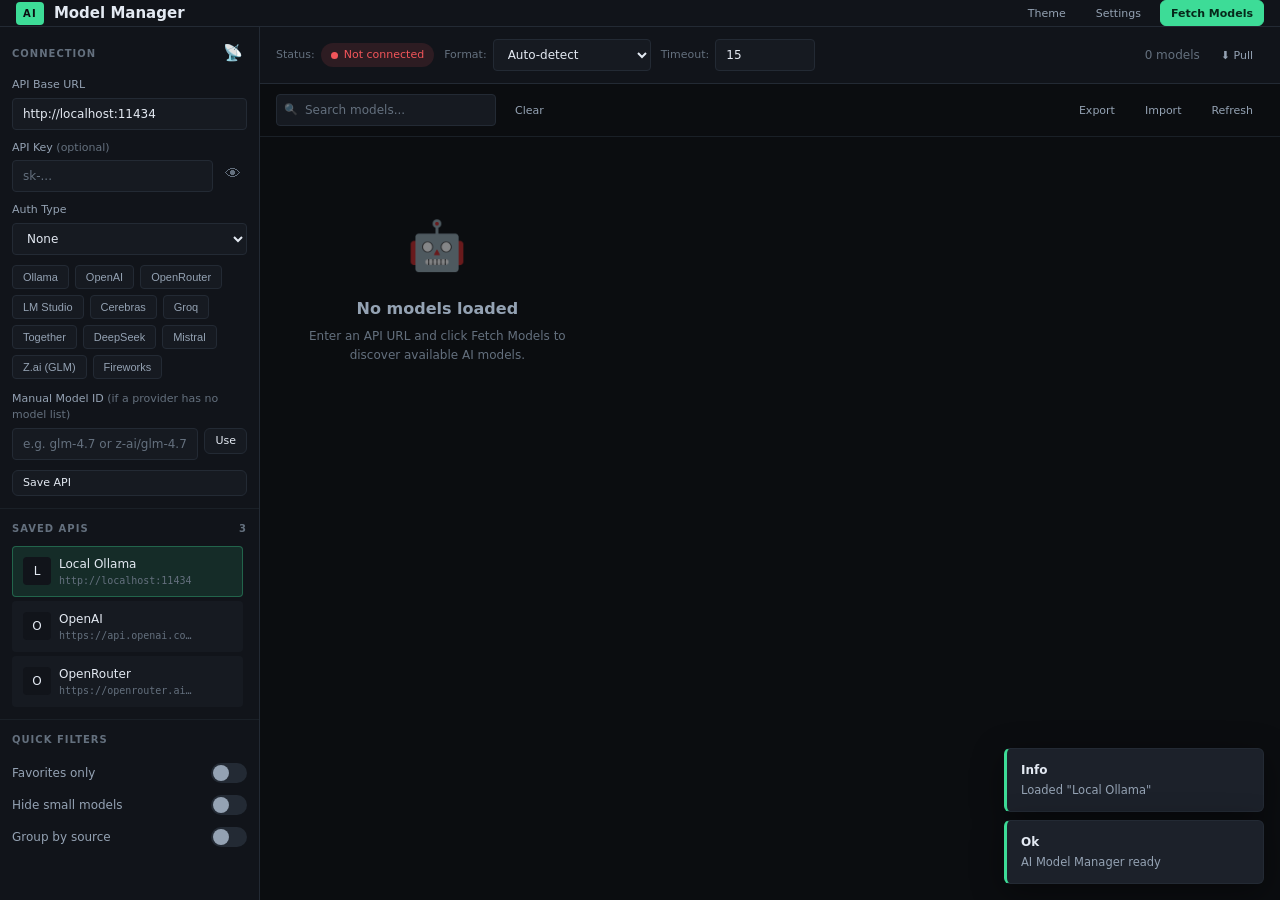
<file: static/ai_model_manager.html>
<!DOCTYPE html>
<html lang="en">
<head>
<meta charset="UTF-8">
<meta name="viewport" content="width=device-width, initial-scale=1.0, maximum-scale=1.0, user-scalable=no">
<title>AI Model Manager</title>
<style>
:root {
  --bg: #0b0d10; --surface: #11141a; --elev: #161a21; --elev2: #1c212a;
  --line: #232a34; --line-soft: #1a2027; --text: #e3e9f2;
  --text-dim: #94a2b3; --text-mute: #64707e; --primary: #3ddc97;
  --primary-soft: rgba(61,220,151,0.12); --primary-line: rgba(61,220,151,0.32);
  --warn: #f0a742; --warn-soft: rgba(240,167,66,0.12);
  --danger: #f2555a; --danger-soft: rgba(242,85,90,0.12);
  --info: #5b8def; --info-soft: rgba(91,141,239,0.12);
  --r-sm: 4px; --r-md: 6px; --r-lg: 10px;
  --font-ui: 'Segoe UI',system-ui,-apple-system,sans-serif;
  --font-mono: 'JetBrains Mono','SF Mono',Consolas,monospace;
  --fast: 140ms ease;
}
* { box-sizing: border-box; margin: 0; padding: 0; }
html,body { min-height: 100dvh; background: var(--bg); color: var(--text); font-family: var(--font-ui); font-size: 13px; line-height: 1.5; }
::-webkit-scrollbar { width: 8px; height: 8px; }
::-webkit-scrollbar-track { background: transparent; }
::-webkit-scrollbar-thumb { background: #2a323d; border-radius: 4px; }
::-webkit-scrollbar-thumb:hover { background: #3a4553; }

.app { display: grid; grid-template-areas: "title title" "sidebar main"; grid-template-columns: 260px minmax(0,1fr); grid-template-rows: auto 1fr; min-height: 100dvh; }

.titlebar { grid-area: title; display: flex; align-items: center; justify-content: space-between; padding: 0 16px; background: var(--surface); border-bottom: 1px solid var(--line); gap: 12px; }
.titlebar__brand { display: flex; align-items: center; gap: 10px; }
.brand-badge { font-size: 10px; font-weight: 700; letter-spacing: .12em; color: var(--bg); background: var(--primary); padding: 4px 7px; border-radius: var(--r-sm); }
.titlebar h1 { font-size: 15px; font-weight: 600; }
.titlebar__actions { display: flex; align-items: center; gap: 8px; }

.btn { display: inline-flex; align-items: center; gap: 6px; height: 30px; padding: 0 14px; border: 1px solid var(--line); border-radius: var(--r-md); background: var(--elev); color: var(--text); font-family: var(--font-ui); font-size: 12px; font-weight: 500; cursor: pointer; transition: all var(--fast); white-space: nowrap; }
.btn:hover:not(:disabled) { background: var(--elev2); border-color: #2e3742; }
.btn:disabled { opacity: .4; cursor: not-allowed; }
.btn--primary { background: var(--primary); border-color: var(--primary); color: #06281a; font-weight: 600; }
.btn--primary:hover:not(:disabled) { background: #58e6a9; border-color: #58e6a9; }
.btn--danger { color: var(--danger); border-color: rgba(242,85,90,.34); background: var(--danger-soft); }
.btn--ghost { background: transparent; border-color: transparent; color: var(--text-dim); }
.btn--ghost:hover:not(:disabled) { background: var(--elev); color: var(--text); }
.btn--sm { height: 26px; padding: 0 10px; font-size: 11px; }
.btn--xs { height: 22px; padding: 0 8px; font-size: 10px; }

.icon-btn { display: inline-flex; align-items: center; justify-content: center; width: 28px; height: 28px; border: 0; border-radius: var(--r-sm); background: transparent; color: var(--text-mute); cursor: pointer; font-size: 16px; line-height: 1; transition: all var(--fast); }
.icon-btn:hover { background: var(--elev2); color: var(--text); }

.sidebar { grid-area: sidebar; display: flex; flex-direction: column; background: var(--surface); border-right: 1px solid var(--line); }
.sidebar__section { padding: 12px; border-bottom: 1px solid var(--line-soft); }
.sidebar__section:last-child { border-bottom: 0; flex: 1; }
.sidebar__title { font-size: 10px; font-weight: 700; letter-spacing: .1em; text-transform: uppercase; color: var(--text-mute); margin-bottom: 10px; display: flex; align-items: center; justify-content: space-between; }

.field { margin-bottom: 10px; }
.field__label { display: block; font-size: 11px; color: var(--text-dim); margin-bottom: 4px; }
.field__hint { font-size: 10px; color: var(--text-mute); margin-top: 2px; }

input[type="text"],input[type="password"],input[type="number"],select,textarea { width: 100%; height: 32px; padding: 0 10px; border: 1px solid var(--line); border-radius: var(--r-sm); background: var(--elev); color: var(--text); font-family: var(--font-ui); font-size: 12px; outline: none; transition: border-color var(--fast); }
input:focus,select:focus,textarea:focus { border-color: var(--primary-line); }
input::placeholder { color: var(--text-mute); }
textarea { height: auto; min-height: 60px; padding: 8px 10px; resize: vertical; font-family: var(--font-mono); font-size: 11px; line-height: 1.5; }
select { cursor: pointer; } select option { background: var(--elev); color: var(--text); }

.switch { display: flex; align-items: center; justify-content: space-between; gap: 8px; padding: 6px 0; cursor: pointer; }
.switch__label { font-size: 12px; color: var(--text-dim); }
.switch__track { position: relative; width: 36px; height: 20px; background: var(--line); border-radius: 10px; transition: background var(--fast); flex-shrink: 0; }
.switch__thumb { position: absolute; top: 2px; left: 2px; width: 16px; height: 16px; background: var(--text-dim); border-radius: 50%; transition: all var(--fast); }
.switch input { display: none; }
.switch input:checked + .switch__track { background: var(--primary-soft); }
.switch input:checked + .switch__track .switch__thumb { left: 18px; background: var(--primary); }

.color-row { display: flex; align-items: center; gap: 8px; margin-bottom: 8px; }
.color-row input[type="color"] { width: 36px; height: 28px; padding: 0; border: 1px solid var(--line); border-radius: var(--r-sm); background: transparent; cursor: pointer; }
.color-row span { font-family: var(--font-mono); font-size: 11px; color: var(--text-mute); }

.api-list { display: flex; flex-direction: column; gap: 4px; }
.sidebar__section::-webkit-scrollbar { width: 6px; }
.sidebar__section::-webkit-scrollbar-track { background: transparent; }
.sidebar__section::-webkit-scrollbar-thumb { background: var(--line); border-radius: 3px; }
.sidebar__section::-webkit-scrollbar-thumb:hover { background: var(--text-dim); }
.api-item { display: flex; align-items: center; gap: 8px; padding: 8px 10px; border-radius: var(--r-sm); background: var(--elev); border: 1px solid transparent; cursor: pointer; transition: all var(--fast); }
.api-item:hover { background: var(--elev2); border-color: var(--line); }
.api-item.is-active { background: var(--primary-soft); border-color: var(--primary-line); }
.api-item__icon { width: 28px; height: 28px; border-radius: var(--r-sm); background: var(--surface); display: flex; align-items: center; justify-content: center; font-size: 12px; flex-shrink: 0; }
.api-item__info { flex: 1; min-width: 0; }
.api-item__name { font-size: 12px; font-weight: 500; color: var(--text); white-space: nowrap; overflow: hidden; text-overflow: ellipsis; }
.api-item__url { font-family: var(--font-mono); font-size: 10px; color: var(--text-mute); white-space: nowrap; overflow: hidden; text-overflow: ellipsis; }
.api-item__delete { opacity: 0; transition: opacity var(--fast); color: var(--danger); }
.api-item:hover .api-item__delete { opacity: 1; }

.main { grid-area: main; display: flex; flex-direction: column; }

.conn-bar { display: flex; align-items: center; gap: 10px; padding: 12px 16px; background: var(--surface); border-bottom: 1px solid var(--line); flex-wrap: wrap; }
.conn-bar__field { display: flex; align-items: center; gap: 6px; }
.conn-bar__field label { font-size: 11px; color: var(--text-mute); white-space: nowrap; }
.conn-bar__field input,.conn-bar__field select { width: auto; min-width: 100px; max-width: 100%; }
.conn-bar__field input.url-input { min-width: 260px; }
.conn-bar__spacer { flex: 1; }

.status-pill { display: inline-flex; align-items: center; gap: 6px; padding: 4px 10px; border-radius: 999px; font-size: 11px; font-weight: 500; }
.status-pill--ok { background: var(--primary-soft); color: var(--primary); }
.status-pill--err { background: var(--danger-soft); color: var(--danger); }
.status-pill--warn { background: var(--warn-soft); color: var(--warn); }
.status-dot { width: 7px; height: 7px; border-radius: 50%; background: currentColor; }
.status-dot--pulse { animation: pulse 1.1s ease-in-out infinite; }
@keyframes pulse { 0%,100% { opacity: 1; } 50% { opacity: .3; } }

.toolbar { display: flex; align-items: center; justify-content: space-between; padding: 10px 16px; border-bottom: 1px solid var(--line-soft); gap: 10px; }
.toolbar__left,.toolbar__right { display: flex; align-items: center; gap: 8px; }
.search-box { position: relative; }
.search-box input { width: 220px; padding-left: 28px; }
.search-box::before { content: "🔍"; position: absolute; left: 8px; top: 50%; transform: translateY(-50%); font-size: 11px; opacity: .5; }

.model-grid { padding: 12px 16px; display: grid; grid-template-columns: repeat(auto-fill, minmax(240px, 1fr)); gap: 10px; align-content: start; }

.model-card { background: var(--surface); border: 1px solid var(--line); border-radius: var(--r-md); padding: 14px; cursor: pointer; transition: all var(--fast); position: relative; overflow: hidden; }
.model-card:hover { border-color: var(--primary-line); background: var(--elev); }
.model-card.is-selected { border-color: var(--primary); background: var(--primary-soft); }
.model-card.is-favorite::before { content: "★"; position: absolute; top: 8px; right: 10px; color: var(--warn); font-size: 14px; }
.model-card__header { display: flex; align-items: flex-start; gap: 10px; margin-bottom: 10px; }
.model-card__icon { width: 36px; height: 36px; border-radius: var(--r-sm); background: var(--elev); display: flex; align-items: center; justify-content: center; font-size: 16px; flex-shrink: 0; }
.model-card__title { flex: 1; min-width: 0; }
.model-card__name { font-size: 13px; font-weight: 600; color: var(--text); white-space: nowrap; overflow: hidden; text-overflow: ellipsis; }
.model-card__id { font-family: var(--font-mono); font-size: 10px; color: var(--text-mute); margin-top: 2px; white-space: nowrap; overflow: hidden; text-overflow: ellipsis; }
.model-card__tags { display: flex; flex-wrap: wrap; gap: 4px; margin-bottom: 10px; }
.tag { padding: 2px 8px; border-radius: 999px; font-size: 10px; font-weight: 500; }
.tag--size { background: var(--info-soft); color: var(--info); }
.tag--family { background: var(--primary-soft); color: var(--primary); }
.tag--source { background: var(--elev2); color: var(--text-dim); }
.tag--ctx { background: rgba(91, 141, 239, 0.12); color: var(--info); }
.tag--ram { background: var(--elev2); color: var(--text-dim); }
.tag--ram-ok { background: rgba(61, 220, 151, 0.12); color: var(--primary); }
.tag--ram-warn { background: var(--warn-soft); color: var(--warn); }
.model-card__actions { display: flex; gap: 6px; opacity: 0; transition: opacity var(--fast); }
.model-card:hover .model-card__actions { opacity: 1; }

.empty-state { display: flex; flex-direction: column; align-items: center; justify-content: center; padding: 60px 20px; color: var(--text-mute); text-align: center; }
.empty-state__icon { font-size: 48px; margin-bottom: 16px; opacity: .5; }
.empty-state__title { font-size: 16px; font-weight: 600; color: var(--text-dim); margin-bottom: 6px; }
.empty-state__desc { font-size: 12px; max-width: 300px; line-height: 1.6; }

.modal-overlay { position: fixed; inset: 0; background: rgba(0,0,0,.6); display: flex; align-items: center; justify-content: center; z-index: 100; opacity: 0; pointer-events: none; transition: opacity var(--fast); }
.modal-overlay.is-open { opacity: 1; pointer-events: auto; }
.modal { background: var(--surface); border: 1px solid var(--line); border-radius: var(--r-lg); width: 90%; max-width: 520px; max-height: 85vh; overflow: hidden; display: flex; flex-direction: column; box-shadow: 0 24px 64px rgba(0,0,0,.5); transform: translateY(12px); transition: transform var(--fast); }
.modal-overlay.is-open .modal { transform: translateY(0); }
.modal__header { display: flex; align-items: center; justify-content: space-between; padding: 14px 18px; border-bottom: 1px solid var(--line-soft); }
.modal__header h3 { font-size: 14px; font-weight: 600; }
.modal__body { padding: 16px 18px; overflow-y: auto; flex: 1; }
.modal__footer { display: flex; justify-content: flex-end; gap: 8px; padding: 12px 18px; border-top: 1px solid var(--line-soft); }

.toasts { position: fixed; right: 16px; bottom: 16px; z-index: 200; display: flex; flex-direction: column; gap: 8px; pointer-events: none; }
.toast { min-width: 260px; max-width: 380px; padding: 12px 14px; border-radius: var(--r-md); background: var(--elev2); border: 1px solid var(--line); border-left: 3px solid var(--primary); box-shadow: 0 8px 32px rgba(0,0,0,.4); pointer-events: auto; animation: toastIn 200ms ease; }
.toast--error { border-left-color: var(--danger); }
.toast--warn { border-left-color: var(--warn); }
@keyframes toastIn { from { opacity: 0; transform: translateX(16px); } to { opacity: 1; transform: none; } }
.toast__title { font-size: 12px; font-weight: 600; color: var(--text); margin-bottom: 3px; }
.toast__body { font-size: 11.5px; color: var(--text-dim); line-height: 1.5; }

.selected-bar { display: flex; align-items: center; gap: 12px; padding: 10px 16px; background: var(--primary-soft); border-top: 1px solid var(--primary-line); flex-wrap: wrap; }
.selected-bar__label { font-size: 11px; color: var(--primary); font-weight: 600; }
.selected-bar__name { flex: 1; font-family: var(--font-mono); font-size: 12px; color: var(--text); white-space: nowrap; overflow: hidden; text-overflow: ellipsis; }

.settings-tabs { display: flex; gap: 2px; margin-bottom: 12px; border-bottom: 1px solid var(--line-soft); padding-bottom: 8px; }
.settings-tab { padding: 6px 12px; border-radius: var(--r-sm); font-size: 11px; font-weight: 600; color: var(--text-mute); cursor: pointer; transition: all var(--fast); border: 0; background: transparent; }
.settings-tab:hover { color: var(--text-dim); background: var(--elev); }
.settings-tab.is-active { color: var(--primary); background: var(--primary-soft); }
.settings-panel { display: none; }
.settings-panel.is-active { display: block; }

.preset-row { display: flex; flex-wrap: wrap; gap: 6px; margin-bottom: 12px; }
.preset-btn { padding: 5px 10px; border-radius: var(--r-sm); border: 1px solid var(--line); background: var(--elev); color: var(--text-dim); font-size: 11px; cursor: pointer; transition: all var(--fast); }
.preset-btn:hover { border-color: var(--primary-line); color: var(--text); }

@media (max-width: 900px) {
  .app { grid-template-columns: 1fr; grid-template-areas: "title" "main"; }
  .sidebar { position: fixed; left: 0; top: 48px; bottom: 0; width: 260px; z-index: 50; transform: translateX(-100%); transition: transform var(--fast); border-right: 1px solid var(--line); overflow-y: auto; }
  .sidebar.is-open { transform: translateX(0); }
  .titlebar { position: sticky; top: 0; z-index: 60; }
}
@media (max-width: 600px) {
  .app { grid-template-columns: 1fr; grid-template-areas: "title" "main"; }
  .titlebar h1 { font-size: 13px; }
  .brand-badge { font-size: 9px; padding: 3px 5px; }
  .conn-bar { flex-direction: column; align-items: stretch; gap: 8px; padding: 10px 12px; }
  .conn-bar__field { justify-content: space-between; }
  .conn-bar__field input.url-input { min-width: 0; width: 100%; }
  .toolbar { flex-direction: column; align-items: stretch; gap: 8px; }
  .toolbar__left, .toolbar__right { justify-content: space-between; }
  .search-box input { width: 100%; }
  .model-grid { grid-template-columns: 1fr; padding: 10px 12px; }
  .modal { width: 95%; max-width: 95%; }
  .selected-bar { flex-wrap: wrap; gap: 6px; }
  .preset-row { justify-content: center; }
  .preset-btn { font-size: 10px; padding: 4px 8px; }
}

@keyframes fadeIn { from { opacity: 0; } to { opacity: 1; } }
.model-card { animation: fadeIn 160ms ease; }
</style>
</head>
<body>

<div class="app" id="app">
  <header class="titlebar">
    <div class="titlebar__brand">
      <span class="brand-badge">AI</span>
      <h1>Model Manager</h1>
    </div>
    <div class="titlebar__actions">
      <button class="icon-btn" id="btn-sidebar-toggle" title="Menu" style="display:none;">☰</button>
      <button class="btn btn--ghost btn--sm" id="btn-theme">Theme</button>
      <button class="btn btn--ghost btn--sm" id="btn-settings">Settings</button>
      <button class="btn btn--primary btn--sm" id="btn-fetch">Fetch Models</button>
    </div>
  </header>

  <aside class="sidebar" id="sidebar">
    <div class="sidebar__section">
      <div class="sidebar__title">
        <span>Connection</span>
        <button class="icon-btn" id="btn-test" title="Test">📡</button>
      </div>
      <div class="field">
        <label class="field__label">API Base URL</label>
        <input type="text" id="api-url" placeholder="http://localhost:11434" autocomplete="off">
      </div>
      <div class="field">
        <label class="field__label">API Key <span style="color:var(--text-mute)">(optional)</span></label>
        <div style="display:flex;gap:6px;">
          <input type="password" id="api-key" placeholder="sk-..." style="flex:1;">
          <button class="icon-btn" id="btn-toggle-key" title="Show">👁</button>
        </div>
      </div>
      <div class="field">
        <label class="field__label">Auth Type</label>
        <select id="auth-type">
          <option value="None">None</option>
          <option value="Bearer">Bearer Token</option>
          <option value="Basic">Basic Auth</option>
          <option value="X-API-Key">X-API-Key Header</option>
        </select>
      </div>
      <div class="preset-row">
        <button class="preset-btn" data-url="http://localhost:11434" data-auth="None" data-note="Local Ollama. Fetch Models lists what you've pulled.">Ollama</button>
        <button class="preset-btn" data-url="https://api.openai.com/v1" data-auth="Bearer" data-note="Model IDs like gpt-4o, gpt-4o-mini.">OpenAI</button>
        <button class="preset-btn" data-url="https://openrouter.ai/api/v1" data-auth="Bearer" data-note="One key, hundreds of models. IDs need a provider prefix, e.g. z-ai/glm-4.7, anthropic/claude-sonnet-4.5.">OpenRouter</button>
        <button class="preset-btn" data-url="http://localhost:1234/v1" data-auth="None" data-note="Local LM Studio server.">LM Studio</button>
        <button class="preset-btn" data-url="https://api.cerebras.ai/v1" data-auth="Bearer" data-note="No model-list endpoint — type the model ID manually below, e.g. llama-3.3-70b.">Cerebras</button>
        <button class="preset-btn" data-url="https://api.groq.com/openai/v1" data-auth="Bearer" data-note="Model IDs like llama-3.3-70b-versatile.">Groq</button>
        <button class="preset-btn" data-url="https://api.together.xyz/v1" data-auth="Bearer" data-note="Model IDs include the org prefix, e.g. meta-llama/Llama-3.3-70B-Instruct-Turbo.">Together</button>
        <button class="preset-btn" data-url="https://api.deepseek.com/v1" data-auth="Bearer" data-note="Model IDs: deepseek-chat, deepseek-reasoner.">DeepSeek</button>
        <button class="preset-btn" data-url="https://api.mistral.ai/v1" data-auth="Bearer" data-note="Model IDs like mistral-large-latest.">Mistral</button>
        <button class="preset-btn" data-url="https://api.z.ai/api/paas/v4" data-auth="Bearer" data-note="Zhipu/Z.ai GLM models. If model-list fails, type the model ID manually below, e.g. glm-4.7.">Z.ai (GLM)</button>
        <button class="preset-btn" data-url="https://api.fireworks.ai/inference/v1" data-auth="Bearer" data-note="Model IDs include an accounts/ path, e.g. accounts/fireworks/models/llama-v3p3-70b-instruct.">Fireworks</button>
      </div>
      <div class="field" style="margin-top:4px;">
        <label class="field__label">Manual Model ID <span style="color:var(--text-mute)">(if a provider has no model list)</span></label>
        <div style="display:flex;gap:6px;">
          <input type="text" id="manual-model-id" placeholder="e.g. glm-4.7 or z-ai/glm-4.7" style="flex:1;">
          <button class="btn btn--sm" id="btn-use-manual-model">Use</button>
        </div>
      </div>
      <button class="btn btn--sm" id="btn-save-api" style="width:100%;">Save API</button>
    </div>

    <div class="sidebar__section">
      <div class="sidebar__title">
        <span>Saved APIs</span>
        <span id="api-count" style="color:var(--text-mute);font-size:10px;">0</span>
      </div>
      <div class="api-list" id="api-list" style="padding-right:4px;"></div>
    </div>

    <div class="sidebar__section" style="flex:1;">
      <div class="sidebar__title">Quick Filters</div>
      <label class="switch">
        <span class="switch__label">Favorites only</span>
        <input type="checkbox" id="filter-fav">
        <span class="switch__track"><span class="switch__thumb"></span></span>
      </label>
      <label class="switch">
        <span class="switch__label">Hide small models</span>
        <input type="checkbox" id="filter-small">
        <span class="switch__track"><span class="switch__thumb"></span></span>
      </label>
      <label class="switch">
        <span class="switch__label">Group by source</span>
        <input type="checkbox" id="filter-group">
        <span class="switch__track"><span class="switch__thumb"></span></span>
      </label>
    </div>
  </aside>

  <main class="main">
    <div class="conn-bar">
      <div class="conn-bar__field">
        <label>Status:</label>
        <span class="status-pill status-pill--err" id="conn-status">
          <span class="status-dot"></span>
          <span id="conn-text">Not connected</span>
        </span>
      </div>
      <div class="conn-bar__field">
        <label>Format:</label>
        <select id="api-format">
          <option value="auto">Auto-detect</option>
          <option value="ollama">Ollama</option>
          <option value="openai">OpenAI-compatible</option>
        </select>
      </div>
      <div class="conn-bar__field">
        <label>Timeout:</label>
        <input type="number" id="timeout" value="15" min="5" max="120" style="width:60px;">
      </div>
      <div class="conn-bar__spacer"></div>
      <div class="conn-bar__field">
        <span id="model-count" style="color:var(--text-mute);font-size:12px;">0 models</span>
      </div>
      <button class="btn btn--sm btn--ghost" id="btn-pull" title="Pull a model (Ollama only)">⬇ Pull</button>
    </div>

    <div class="toolbar">
      <div class="toolbar__left">
        <div class="search-box">
          <input type="text" id="search" placeholder="Search models..." autocomplete="off">
        </div>
        <button class="btn btn--sm btn--ghost" id="btn-clear-search">Clear</button>
      </div>
      <div class="toolbar__right">
        <button class="btn btn--sm btn--ghost" id="btn-export">Export</button>
        <button class="btn btn--sm btn--ghost" id="btn-import">Import</button>
        <button class="btn btn--sm btn--ghost" id="btn-refresh">Refresh</button>
      </div>
    </div>

    <div class="model-grid" id="model-grid">
      <div class="empty-state">
        <div class="empty-state__icon">🤖</div>
        <div class="empty-state__title">No models loaded</div>
        <div class="empty-state__desc">Enter an API URL and click Fetch Models to discover available AI models.</div>
      </div>
    </div>

    <div class="selected-bar" id="selected-bar" style="display:none;">
      <span class="selected-bar__label">SELECTED</span>
      <span class="selected-bar__name" id="selected-name">—</span>
      <button class="btn btn--primary btn--xs" id="btn-use">Use</button>
      <button class="btn btn--xs" id="btn-copy-id">Copy ID</button>
      <button class="btn btn--xs btn--danger" id="btn-deselect">✕</button>
    </div>
  </main>
</div>

<!-- Settings Modal -->
<div class="modal-overlay" id="modal-settings">
  <div class="modal">
    <div class="modal__header">
      <h3>Settings</h3>
      <button class="icon-btn" id="btn-close-settings">✕</button>
    </div>
    <div class="modal__body">
      <div class="settings-tabs">
        <button class="settings-tab is-active" data-tab="appearance">Appearance</button>
        <button class="settings-tab" data-tab="behavior">Behavior</button>
        <button class="settings-tab" data-tab="model">Model Config</button>
        <button class="settings-tab" data-tab="advanced">Advanced</button>
      </div>

      <div class="settings-panel is-active" data-panel="appearance">
        <div class="field">
          <label class="field__label">Theme Preset</label>
          <select id="theme-preset">
            <option value="dark">Dark (Default)</option>
            <option value="darker">Darker</option>
            <option value="ocean">Ocean</option>
            <option value="forest">Forest</option>
            <option value="purple">Purple</option>
            <option value="custom">Custom</option>
          </select>
        </div>
        <div id="custom-colors" style="display:none;">
          <div class="color-row"><input type="color" id="color-bg" value="#0b0d10"><span>Background</span></div>
          <div class="color-row"><input type="color" id="color-surface" value="#11141a"><span>Surface</span></div>
          <div class="color-row"><input type="color" id="color-primary" value="#3ddc97"><span>Primary</span></div>
          <div class="color-row"><input type="color" id="color-text" value="#e3e9f2"><span>Text</span></div>
          <div class="color-row"><input type="color" id="color-warn" value="#f0a742"><span>Warning</span></div>
          <div class="color-row"><input type="color" id="color-danger" value="#f2555a"><span>Danger</span></div>
        </div>
        <div class="field">
          <label class="field__label">Font Size</label>
          <input type="range" id="font-size" min="11" max="16" value="13" style="width:100%;">
          <div class="field__hint" id="font-size-val">13px</div>
        </div>
        <div class="field">
          <label class="field__label">Border Radius</label>
          <select id="border-radius">
            <option value="4px">Small</option>
            <option value="6px" selected>Medium</option>
            <option value="10px">Large</option>
            <option value="16px">Extra Large</option>
          </select>
        </div>
        <label class="switch">
          <span class="switch__label">Compact mode</span>
          <input type="checkbox" id="compact-mode">
          <span class="switch__track"><span class="switch__thumb"></span></span>
        </label>
        <label class="switch">
          <span class="switch__label">Show model icons</span>
          <input type="checkbox" id="show-icons" checked>
          <span class="switch__track"><span class="switch__thumb"></span></span>
        </label>
      </div>

      <div class="settings-panel" data-panel="behavior">
        <div class="field">
          <label class="field__label">Auto-fetch on startup</label>
          <select id="auto-fetch">
            <option value="none">Disabled</option>
            <option value="last">Last used API</option>
            <option value="all">All saved APIs</option>
          </select>
        </div>
        <div class="field">
          <label class="field__label">Default timeout (seconds)</label>
          <input type="number" id="default-timeout" value="15" min="5" max="120">
        </div>
        <label class="switch">
          <span class="switch__label">Confirm before clearing</span>
          <input type="checkbox" id="confirm-clear" checked>
          <span class="switch__track"><span class="switch__thumb"></span></span>
        </label>
        <label class="switch">
          <span class="switch__label">Auto-save API history</span>
          <input type="checkbox" id="auto-save" checked>
          <span class="switch__track"><span class="switch__thumb"></span></span>
        </label>
        <label class="switch">
          <span class="switch__label">Show toast notifications</span>
          <input type="checkbox" id="show-toasts" checked>
          <span class="switch__track"><span class="switch__thumb"></span></span>
        </label>
        <label class="switch">
          <span class="switch__label">Enable keyboard shortcuts</span>
          <input type="checkbox" id="shortcuts" checked>
          <span class="switch__track"><span class="switch__thumb"></span></span>
        </label>
      </div>

      <div class="settings-panel" data-panel="model">
        <div class="field">
          <label class="field__label">Default Context Length (tokens)</label>
          <input type="number" id="ctx-length" value="8192" min="512" max="256000" step="512">
          <div class="field__hint">Context window size in tokens. Ollama default: 2048, Common: 4096-8192, Large: 128K+</div>
        </div>
        <div class="field">
          <label class="field__label">System RAM (GB)</label>
          <input type="number" id="sys-ram" value="16" min="1" max="512" step="1">
          <div class="field__hint">Your system RAM in GB. Used to estimate model compatibility.</div>
        </div>
        <div class="field">
          <label class="field__label">GPU VRAM (GB) <span style="color:var(--text-mute)">(optional)</span></label>
          <input type="number" id="gpu-vram" value="" min="0" max="128" step="1" placeholder="e.g. 8">
          <div class="field__hint">GPU VRAM in GB. Leave empty if CPU-only.</div>
        </div>
        <div class="field">
          <label class="field__label">Quantization Preference</label>
          <select id="quant-pref">
            <option value="auto">Auto (best fit)</option>
            <option value="Q4_0">Q4_0 — Fastest, smallest</option>
            <option value="Q4_K_M">Q4_K_M — Balanced (recommended)</option>
            <option value="Q5_K_M">Q5_K_M — Better quality</option>
            <option value="Q6_K">Q6_K — High quality</option>
            <option value="Q8_0">Q8_0 — Best quality, largest</option>
            <option value="fp16">FP16 — Full precision</option>
          </select>
          <div class="field__hint">Preferred quantization level for model downloads.</div>
        </div>
        <label class="switch">
          <span class="switch__label">Show context length in model cards</span>
          <input type="checkbox" id="show-ctx" checked>
          <span class="switch__track"><span class="switch__thumb"></span></span>
        </label>
        <label class="switch">
          <span class="switch__label">Show RAM compatibility indicator</span>
          <input type="checkbox" id="show-ram-compat" checked>
          <span class="switch__track"><span class="switch__thumb"></span></span>
        </label>
        <div style="margin-top:12px;padding:10px;border-radius:var(--r-md);background:var(--elev);border:1px solid var(--line);">
          <div style="font-size:11px;color:var(--text-mute);margin-bottom:6px;">Quick Reference</div>
          <div style="font-size:10px;color:var(--text-dim);line-height:1.6;font-family:var(--font-mono);">
            <div>7B model ≈ 4-8 GB RAM (Q4)</div>
            <div>13B model ≈ 8-16 GB RAM (Q4)</div>
            <div>30B model ≈ 16-32 GB RAM (Q4)</div>
            <div>70B model ≈ 40-80 GB RAM (Q4)</div>
          </div>
        </div>
      </div>

      <div class="settings-panel" data-panel="advanced">
        <div class="field">
          <label class="field__label">Custom headers (JSON)</label>
          <textarea id="custom-headers" placeholder='{"X-Custom": "value"}'></textarea>
          <div class="field__hint">Added to every request. Must be valid JSON.</div>
        </div>
        <div class="field">
          <label class="field__label">Proxy URL</label>
          <input type="text" id="proxy-url" placeholder="http://proxy:8080">
        </div>
        <div class="field">
          <label class="field__label">Request retry count</label>
          <input type="number" id="retry-count" value="2" min="0" max="5">
        </div>
        <label class="switch">
          <span class="switch__label">Debug mode (log to console)</span>
          <input type="checkbox" id="debug-mode">
          <span class="switch__track"><span class="switch__thumb"></span></span>
        </label>
        <label class="switch">
          <span class="switch__label">Allow insecure HTTPS</span>
          <input type="checkbox" id="insecure">
          <span class="switch__track"><span class="switch__thumb"></span></span>
        </label>
        <div style="margin-top:16px;padding-top:12px;border-top:1px solid var(--line-soft);">
          <button class="btn btn--danger btn--sm" id="btn-reset-all">Reset All</button>
          <button class="btn btn--sm" id="btn-clear-data" style="margin-left:8px;">Clear Data</button>
        </div>
      </div>
    </div>
    <div class="modal__footer">
      <button class="btn btn--ghost" id="btn-cancel-settings">Cancel</button>
      <button class="btn btn--primary" id="btn-save-settings">Save</button>
    </div>
  </div>
</div>

<!-- Theme Modal -->
<div class="modal-overlay" id="modal-theme">
  <div class="modal" style="max-width:400px;">
    <div class="modal__header">
      <h3>Quick Theme</h3>
      <button class="icon-btn" id="btn-close-theme">✕</button>
    </div>
    <div class="modal__body">
      <div class="preset-row">
        <button class="preset-btn" data-theme="dark" style="background:#0b0d10;color:#3ddc97;border-color:#3ddc97;">Dark</button>
        <button class="preset-btn" data-theme="darker" style="background:#07080a;color:#4ec9b0;border-color:#4ec9b0;">Darker</button>
        <button class="preset-btn" data-theme="ocean" style="background:#0a1628;color:#5b8def;border-color:#5b8def;">Ocean</button>
        <button class="preset-btn" data-theme="forest" style="background:#0a1f0a;color:#7ee787;border-color:#7ee787;">Forest</button>
        <button class="preset-btn" data-theme="purple" style="background:#1a0a2e;color:#c084fc;border-color:#c084fc;">Purple</button>
      </div>
    </div>
  </div>
</div>

<div class="toasts" id="toasts"></div>

<script>
const STORAGE_KEY = 'ai_model_manager_v1';

const DEFAULT_STATE = {
  apis: [
    { name: 'Local Ollama', url: 'http://localhost:11434', key: '', auth: 'None' },
    { name: 'OpenAI', url: 'https://api.openai.com/v1', key: '', auth: 'Bearer' },
    { name: 'OpenRouter', url: 'https://openrouter.ai/api/v1', key: '', auth: 'Bearer' },
  ],
  favorites: [],
  selectedModel: null,
  settings: {
    theme: 'dark', fontSize: 13, borderRadius: '6px', compactMode: false, showIcons: true,
    autoFetch: 'none', defaultTimeout: 15, confirmClear: true, autoSave: true,
    showToasts: true, shortcuts: true, customHeaders: '', proxyUrl: '', retryCount: 2,
    debugMode: false, insecure: false,
  },
  customColors: { bg: '#0b0d10', surface: '#11141a', primary: '#3ddc97', text: '#e3e9f2', warn: '#f0a742', danger: '#f2555a' },
  lastApiIndex: 0,
};

let state = loadState();
let currentModels = [];
let selectedModel = null;

function loadState() {
  try {
    const raw = localStorage.getItem(STORAGE_KEY);
    if (raw) return { ...DEFAULT_STATE, ...JSON.parse(raw) };
  } catch (e) {}
  return JSON.parse(JSON.stringify(DEFAULT_STATE));
}

function saveState() { localStorage.setItem(STORAGE_KEY, JSON.stringify(state)); }
function saveQuiet() { saveState(); }

const $ = (id) => document.getElementById(id);
const $$ = (sel) => Array.from(document.querySelectorAll(sel));

function toast(msg, type = 'info', title = '') {
  if (!state.settings.showToasts) return;
  const container = $('toasts');
  const el = document.createElement('div');
  el.className = `toast toast--${type}`;
  el.innerHTML = `<div class="toast__title">${title || type.charAt(0).toUpperCase() + type.slice(1)}</div><div class="toast__body">${msg}</div>`;
  container.appendChild(el);
  setTimeout(() => el.remove(), 3500);
}

const THEMES = {
  dark: { bg: '#0b0d10', surface: '#11141a', primary: '#3ddc97', text: '#e3e9f2', warn: '#f0a742', danger: '#f2555a' },
  darker: { bg: '#07080a', surface: '#0d0f14', primary: '#4ec9b0', text: '#d4d4d4', warn: '#ce9178', danger: '#f44747' },
  ocean: { bg: '#0a1628', surface: '#0f1d33', primary: '#5b8def', text: '#c7d8e8', warn: '#f0a742', danger: '#f2555a' },
  forest: { bg: '#0a1f0a', surface: '#0f2a0f', primary: '#7ee787', text: '#d4e8d4', warn: '#f0a742', danger: '#f2555a' },
  purple: { bg: '#1a0a2e', surface: '#251040', primary: '#c084fc', text: '#e8d4f8', warn: '#f0a742', danger: '#f2555a' },
};

function applyTheme(themeName) {
  const t = THEMES[themeName] || THEMES.dark;
  const root = document.documentElement;
  root.style.setProperty('--bg', t.bg);
  root.style.setProperty('--surface', t.surface);
  root.style.setProperty('--primary', t.primary);
  root.style.setProperty('--text', t.text);
  root.style.setProperty('--warn', t.warn);
  root.style.setProperty('--danger', t.danger);
  $('color-bg').value = t.bg;
  $('color-surface').value = t.surface;
  $('color-primary').value = t.primary;
  $('color-text').value = t.text;
  $('color-warn').value = t.warn;
  $('color-danger').value = t.danger;
  state.customColors = { ...t };
  state.settings.theme = themeName;
  saveQuiet();
}

function applyCustomColors() {
  const root = document.documentElement;
  root.style.setProperty('--bg', $('color-bg').value);
  root.style.setProperty('--surface', $('color-surface').value);
  root.style.setProperty('--primary', $('color-primary').value);
  root.style.setProperty('--text', $('color-text').value);
  root.style.setProperty('--warn', $('color-warn').value);
  root.style.setProperty('--danger', $('color-danger').value);
  state.customColors = { bg: $('color-bg').value, surface: $('color-surface').value, primary: $('color-primary').value, text: $('color-text').value, warn: $('color-warn').value, danger: $('color-danger').value };
  saveQuiet();
}

async function fetchModels(baseUrl, apiKey = '', authType = 'None', format = 'auto') {
  const timeout = parseInt($('timeout').value) * 1000 || 15000;
  const headers = buildHeaders(apiKey, authType);
  const url = baseUrl.replace(/\/$/, '');

  // Helper: use server proxy for external URLs to avoid CORS
  const isExternal = !url.includes('localhost') && !url.includes('127.0.0.1') && !url.startsWith(window.location.origin);
  async function proxyFetch(targetUrl, opts) {
    if (!isExternal) return fetchWithTimeout(targetUrl, opts, timeout);
    const proxyResp = await fetch('/api/proxy', {
      method: 'POST',
      headers: { 'Content-Type': 'application/json' },
      body: JSON.stringify({
        url: targetUrl,
        method: opts.method || 'GET',
        headers: opts.headers || {},
        timeout: timeout / 1000
      })
    });
    const proxyData = await proxyResp.json();
    if (!proxyData.ok) throw new Error(proxyData.error || 'Proxy request failed');
    // Wrap proxy response to look like a real Response
    return {
      ok: proxyData.status >= 200 && proxyData.status < 300,
      status: proxyData.status,
      json: async () => proxyData.data,
      text: async () => proxyData.text || JSON.stringify(proxyData.data)
    };
  }

  // Try Ollama first if auto or ollama
  if (format === 'auto' || format === 'ollama') {
    try {
      const resp = await proxyFetch(url + '/api/tags', { method: 'GET', headers });
      if (resp.ok) {
        const data = await resp.json();
        if (data.models && Array.isArray(data.models)) {
          return data.models.map(m => ({
            id: m.name,
            name: m.name,
            size: formatSize(m.size),
            description: m.details?.family || m.details?.parameter_size || m.details?.format || '',
            source: baseUrl,
            format: 'ollama',
            quant: m.details?.quantization_level || '',
            family: m.details?.family || '',
            parameterSize: m.details?.parameter_size || ''
          })) || [];
        }
      }
    } catch (e) { 
      if (state.settings.debugMode) console.log('Ollama fetch fail:', e);
      if (format === 'ollama') throw new Error('Ollama connection failed: ' + (e.message || 'Unknown error'));
    }
  }

  // Try OpenAI-compatible API
  if (format === 'auto' || format === 'openai') {
    try {
      const resp = await proxyFetch(url + '/v1/models', { method: 'GET', headers });
      if (resp.ok) {
        const data = await resp.json();
        if (data.data && Array.isArray(data.data)) {
          return data.data.map(m => ({
            id: m.id,
            name: m.id,
            size: m.size ? formatSize(m.size) : '',
            description: m.object || m.owned_by || 'model',
            source: baseUrl,
            format: 'openai'
          })) || [];
        }
      }
    } catch (e) { 
      if (state.settings.debugMode) console.log('OpenAI fetch fail:', e);
      if (format === 'openai') throw new Error('OpenAI-compatible connection failed: ' + (e.message || 'Unknown error'));
    }
  }

  throw new Error('Could not connect to ' + url + '. Check URL, ensure the service is running, and try Test Connection first.');
}

async function testConnection(baseUrl, apiKey = '', authType = 'None') {
  const timeout = parseInt($('timeout').value) * 1000 || 8000;
  const headers = buildHeaders(apiKey, authType);
  const url = baseUrl.replace(/\/$/, '');

  // Test Ollama
  try {
    const resp = await fetchWithTimeout(url + '/api/tags', { method: 'GET', headers }, timeout);
    if (resp.ok) {
      const data = await resp.json();
      return { 
        ok: true, 
        type: 'ollama',
        version: data.version || 'unknown',
        modelCount: data.models?.length || 0
      };
    }
    if (resp.status === 401) return { ok: false, error: 'Authentication failed (401). Check your API key.' };
    if (resp.status === 403) return { ok: false, error: 'Access denied (403). Check permissions.' };
  } catch (e) {
    if (e.message && e.message.includes('Timeout')) return { ok: false, error: 'Connection timed out. Service may be starting up or unreachable.' };
  }

  // Test OpenAI-compatible
  try {
    const resp = await fetchWithTimeout(url + '/v1/models', { method: 'GET', headers }, timeout);
    if (resp.ok) return { ok: true, type: 'openai' };
    if (resp.status === 401) return { ok: false, error: 'Authentication failed (401). Check your API key.' };
  } catch (e) {
    if (e.message && e.message.includes('Timeout')) return { ok: false, error: 'Connection timed out.' };
  }

  return { ok: false, error: 'Connection failed. Ensure the URL is correct and the service is running.' };
}

function buildHeaders(apiKey, authType) {
  const h = { 'Accept': 'application/json' };
  if (state.settings.customHeaders) { try { Object.assign(h, JSON.parse(state.settings.customHeaders)); } catch (e) {} }
  if (!apiKey || authType === 'None') return h;
  if (authType === 'Bearer') h['Authorization'] = `Bearer ${apiKey}`;
  else if (authType === 'Basic') h['Authorization'] = `Basic ${btoa(apiKey)}`;
  else if (authType === 'X-API-Key') h['X-API-Key'] = apiKey;
  return h;
}

function fetchWithTimeout(url, options, timeout) {
  return Promise.race([fetch(url, options), new Promise((_, reject) => setTimeout(() => reject(new Error('Timeout')), timeout))]);
}

function formatSize(bytes) {
  if (!bytes) return '';
  if (bytes > 1e9) return (bytes / 1e9).toFixed(1) + ' GB';
  if (bytes > 1e6) return (bytes / 1e6).toFixed(1) + ' MB';
  if (bytes > 1e3) return (bytes / 1e3).toFixed(1) + ' KB';
  return bytes + ' B';
}

function renderApiList() {
  const container = $('api-list');
  container.innerHTML = '';
  state.apis.forEach((api, idx) => {
    const el = document.createElement('div');
    el.className = 'api-item' + (idx === state.lastApiIndex ? ' is-active' : '');
    el.innerHTML = `<div class="api-item__icon">${api.name.charAt(0).toUpperCase()}</div><div class="api-item__info"><div class="api-item__name">${escapeHtml(api.name)}</div><div class="api-item__url">${escapeHtml(api.url)}</div></div><button class="icon-btn api-item__delete" data-idx="${idx}" title="Remove">🗑</button>`;
    el.addEventListener('click', (e) => { if (e.target.closest('.api-item__delete')) return; loadApi(idx); });
    el.querySelector('.api-item__delete').addEventListener('click', (e) => { e.stopPropagation(); removeApi(idx); });
    container.appendChild(el);
  });
  $('api-count').textContent = state.apis.length;
}

function loadApi(idx) {
  const api = state.apis[idx];
  if (!api) return;
  $('api-url').value = api.url;
  $('api-key').value = api.key || '';
  $('auth-type').value = api.auth || 'None';
  state.lastApiIndex = idx;
  saveQuiet();
  renderApiList();
  toast(`Loaded "${api.name}"`, 'info');
}

function removeApi(idx) {
  if (state.settings.confirmClear && !confirm('Remove this saved API?')) return;
  state.apis.splice(idx, 1);
  if (state.lastApiIndex >= state.apis.length) state.lastApiIndex = Math.max(0, state.apis.length - 1);
  saveQuiet();
  renderApiList();
}

function saveCurrentApi() {
  const url = $('api-url').value.trim();
  if (!url) { toast('Enter an API URL first', 'warn'); return; }
  const name = prompt('Name for this API:', guessApiName(url));
  if (!name) return;
  state.apis = state.apis.filter(a => a.url !== url);
  state.apis.push({ name, url, key: $('api-key').value, auth: $('auth-type').value });
  state.lastApiIndex = state.apis.length - 1;
  saveQuiet();
  renderApiList();
  toast(`Saved "${name}"`, 'ok');
}

function guessApiName(url) {
  if (url.includes('11434') || url.includes('ollama')) return 'Ollama';
  if (url.includes('openai')) return 'OpenAI';
  if (url.includes('openrouter')) return 'OpenRouter';
  if (url.includes('1234') || url.includes('lmstudio')) return 'LM Studio';
  return 'Custom API';
}

function estimateContextLength(name, sizeStr) {
  // Extract parameter count from name
  const paramMatch = name.match(/(\d+)(?:\.\d+)?[bB]/);
  if (!paramMatch) return null;
  const params = parseFloat(paramMatch[1]);

  // Common context lengths by model family
  if (name.toLowerCase().includes('qwen2.5')) return '128K';
  if (name.toLowerCase().includes('llama3')) return '128K';
  if (name.toLowerCase().includes('llama2')) return '4K';
  if (name.toLowerCase().includes('mistral')) return '32K';
  if (name.toLowerCase().includes('mixtral')) return '32K';
  if (name.toLowerCase().includes('deepseek')) return '128K';
  if (name.toLowerCase().includes('gemma')) return '8K';
  if (name.toLowerCase().includes('phi')) return '128K';
  if (name.toLowerCase().includes('codellama')) return '16K';

  // Default based on size
  if (params >= 70) return '128K';
  if (params >= 30) return '32K';
  if (params >= 13) return '16K';
  if (params >= 7) return '8K';
  return '4K';
}

function estimateRamUsage(name, sizeStr) {
  // Extract parameter count
  const paramMatch = name.match(/(\d+)(?:\.\d+)?[bB]/);
  if (!paramMatch) return null;
  const params = parseFloat(paramMatch[1]);

  // Extract quantization from name
  let quant = state.settings.quantPref || 'auto';
  const quantMatch = name.match(/(Q[4568]_[K_\w]+|fp16)/i);
  if (quantMatch) quant = quantMatch[1];

  // Bytes per parameter based on quantization
  const bytesPerParam = {
    'Q4_0': 0.5, 'Q4_K_M': 0.5, 'Q4_K_S': 0.46,
    'Q5_0': 0.6, 'Q5_K_M': 0.6, 'Q5_K_S': 0.55,
    'Q6_K': 0.7, 'Q8_0': 1.0, 'fp16': 2.0
  };

  const bpp = bytesPerParam[quant] || 0.6;
  const estimated = Math.ceil((params * 1e9 * bpp) / (1024 * 1024 * 1024));

  return { estimated, quant, params };
}

function renderModels(models) {
  const grid = $('model-grid');
  const filterFav = $('filter-fav').checked;
  const filterSmall = $('filter-small').checked;
  const search = $('search').value.toLowerCase();
  let filtered = models;
  if (filterFav) filtered = filtered.filter(m => state.favorites.includes(m.id));
  if (filterSmall) filtered = filtered.filter(m => { const size = parseFloat(m.size); const unit = m.size.includes('GB') ? 1e9 : m.size.includes('MB') ? 1e6 : 1e3; return isNaN(size) || size * unit >= 1e9; });
  if (search) filtered = filtered.filter(m => m.name.toLowerCase().includes(search) || m.description.toLowerCase().includes(search));
  $('model-count').textContent = `${filtered.length} model${filtered.length !== 1 ? 's' : ''}`;
  if (!filtered.length) {
    grid.innerHTML = `<div class="empty-state" style="grid-column:1/-1;"><div class="empty-state__icon">🔍</div><div class="empty-state__title">No models match</div><div class="empty-state__desc">Try adjusting filters or search.</div></div>`;
    return;
  }
  grid.innerHTML = '';
  filtered.forEach(m => {
    const card = document.createElement('div');
    const isFav = state.favorites.includes(m.id);
    const isSelected = selectedModel?.id === m.id;
    card.className = 'model-card' + (isFav ? ' is-favorite' : '') + (isSelected ? ' is-selected' : '');
    const ctxInfo = state.settings.showCtx ? estimateContextLength(m.name, m.size) : null;
    const ramInfo = state.settings.showRamCompat ? estimateRamUsage(m.name, m.size) : null;
    const totalRam = (state.settings.sysRam || 16) + (state.settings.gpuVram || 0);
    const ramOk = ramInfo ? ramInfo.estimated <= totalRam * 0.9 : true;

    card.innerHTML = `<div class="model-card__header"><div class="model-card__icon">${getModelIcon(m.name)}</div><div class="model-card__title"><div class="model-card__name">${escapeHtml(m.name)}</div><div class="model-card__id">${escapeHtml(m.id)}</div></div></div><div class="model-card__tags">${m.size ? `<span class="tag tag--size">${m.size}</span>` : ''}${m.description ? `<span class="tag tag--family">${escapeHtml(m.description)}</span>` : ''}${ctxInfo ? `<span class="tag tag--ctx" title="Estimated context length">${ctxInfo}</span>` : ''}${ramInfo ? `<span class="tag tag--ram ${ramOk ? 'tag--ram-ok' : 'tag--ram-warn'}" title="Est. RAM: ${ramInfo.estimated}GB, Total: ${totalRam}GB">${ramOk ? '✓' : '⚠'} ${ramInfo.estimated}GB</span>` : ''}<span class="tag tag--source">${escapeHtml(m.source.replace(/^https?:\/\//, '').split('/')[0])}</span></div><div class="model-card__actions"><button class="btn btn--xs btn--primary" data-action="select" data-id="${escapeHtml(m.id)}">Select</button><button class="btn btn--xs btn--ghost" data-action="fav" data-id="${escapeHtml(m.id)}">${isFav ? '★ Unstar' : '☆ Star'}</button><button class="btn btn--xs btn--ghost" data-action="copy" data-id="${escapeHtml(m.id)}">Copy</button></div>`;
    card.querySelectorAll('[data-action]').forEach(btn => {
      btn.addEventListener('click', (e) => {
        e.stopPropagation();
        const model = currentModels.find(cm => cm.id === btn.dataset.id);
        if (!model) return;
        if (btn.dataset.action === 'select') selectModel(model);
        else if (btn.dataset.action === 'fav') toggleFavorite(model.id);
        else if (btn.dataset.action === 'copy') copyToClipboard(model.id);
      });
    });
    card.addEventListener('click', () => selectModel(m));
    grid.appendChild(card);
  });
}

function getModelIcon(name) {
  const n = name.toLowerCase();
  if (n.includes('gpt')) return '🧠';
  if (n.includes('claude')) return '📚';
  if (n.includes('llama')) return '🦙';
  if (n.includes('mistral')) return '💨';
  if (n.includes('qwen')) return '🔮';
  if (n.includes('deepseek')) return '🔍';
  if (n.includes('cod')) return '💻';
  if (n.includes('vision')) return '👁';
  if (n.includes('embed')) return '📊';
  return '🤖';
}

function selectModel(model) {
  selectedModel = model;
  state.selectedModel = model;
  saveQuiet();
  $('selected-bar').style.display = 'flex';
  $('selected-name').textContent = model.name;
  renderModels(currentModels);
}

function deselectModel() {
  selectedModel = null;
  state.selectedModel = null;
  saveQuiet();
  $('selected-bar').style.display = 'none';
  renderModels(currentModels);
}

function toggleFavorite(id) {
  const idx = state.favorites.indexOf(id);
  if (idx >= 0) { state.favorites.splice(idx, 1); toast('Removed from favorites', 'info'); }
  else { state.favorites.push(id); toast('Added to favorites', 'ok'); }
  saveQuiet();
  renderModels(currentModels);
}

function copyToClipboard(text) {
  navigator.clipboard.writeText(text).then(() => toast('Copied!', 'ok'));
}

function escapeHtml(s) { const div = document.createElement('div'); div.textContent = s; return div.innerHTML; }

function setStatus(type, text) {
  const pill = $('conn-status');
  pill.className = `status-pill status-pill--${type}`;
  $('conn-text').textContent = text;
  pill.querySelector('.status-dot').className = 'status-dot' + (type === 'ok' ? ' status-dot--pulse' : '');
}

// Event handlers
$('btn-fetch').addEventListener('click', async () => {
  const url = $('api-url').value.trim();
  if (!url) { toast('Enter an API URL', 'warn'); return; }
  setStatus('warn', 'Fetching...');
  $('btn-fetch').disabled = true;
  try {
    const models = await fetchModels(url, $('api-key').value, $('auth-type').value, $('api-format').value);
    currentModels = models;
    renderModels(models);
    setStatus('ok', `Connected · ${models.length} models`);
    toast(`Found ${models.length} models`, 'ok');
    if (state.settings.autoSave) {
      const exists = state.apis.some(a => a.url === url);
      if (!exists) {
        state.apis.push({ name: guessApiName(url), url, key: $('api-key').value, auth: $('auth-type').value });
        saveQuiet();
        renderApiList();
      }
    }
  } catch (e) {
    setStatus('err', 'Connection failed');
    const msg = e.message || 'Failed to fetch models';
    toast(msg, 'error');
    console.error('Fetch error:', e);
    currentModels = [];
    renderModels([]);
  } finally {
    $('btn-fetch').disabled = false;
  }
});

$('btn-test').addEventListener('click', async () => {
  const url = $('api-url').value.trim();
  if (!url) { toast('Enter an API URL', 'warn'); return; }
  setStatus('warn', 'Testing...');
  try {
    const result = await testConnection(url, $('api-key').value, $('auth-type').value);
    if (result.ok) { 
      let msg = `Connected (${result.type})`;
      if (result.modelCount !== undefined) msg += ` · ${result.modelCount} models`;
      if (result.version && result.version !== 'unknown') msg += ` · v${result.version}`;
      setStatus('ok', msg); 
      toast(msg, 'ok'); 
    }
    else { 
      setStatus('err', 'Failed'); 
      toast(result.error || 'Could not connect', 'error'); 
    }
  } catch (e) { 
    setStatus('err', 'Failed'); 
    toast(e.message || 'Test failed', 'error'); 
  }
});

$('btn-save-api').addEventListener('click', saveCurrentApi);
$('btn-toggle-key').addEventListener('click', () => {
  const el = $('api-key');
  const btn = $('btn-toggle-key');
  if (el.type === 'password') { el.type = 'text'; btn.textContent = '🙈'; }
  else { el.type = 'password'; btn.textContent = '👁'; }
});

$$('.preset-btn[data-url]').forEach(btn => {
  btn.addEventListener('click', () => {
    $('api-url').value = btn.dataset.url;
    $('auth-type').value = btn.dataset.auth;
    toast(`Loaded ${btn.textContent}`, 'info');
    if (btn.dataset.note) {
      setTimeout(() => toast(btn.dataset.note, 'info'), 400);
    }
  });
});

$('btn-use-manual-model').addEventListener('click', () => {
  const id = $('manual-model-id').value.trim();
  if (!id) { toast('Enter a model ID first', 'warn'); return; }
  const url = $('api-url').value.trim();
  if (!url) { toast('Enter an API URL first', 'warn'); return; }
  const manual = {
    id, name: id, size: '', description: 'Manually entered',
    source: url, format: 'openai'
  };
  currentModels = [manual, ...currentModels.filter(m => m.id !== id)];
  renderModels(currentModels);
  selectModel(manual);
  setStatus('ok', `Using ${id}`);
  toast(`Using ${id} — remember to Save API and pick this connection as active`, 'ok');
});

$('filter-fav').addEventListener('change', () => renderModels(currentModels));
$('filter-small').addEventListener('change', () => renderModels(currentModels));
$('search').addEventListener('input', () => renderModels(currentModels));
$('btn-clear-search').addEventListener('click', () => { $('search').value = ''; renderModels(currentModels); });
$('btn-deselect').addEventListener('click', deselectModel);
$('btn-copy-id').addEventListener('click', () => { if (selectedModel) copyToClipboard(selectedModel.id); });
$('btn-use').addEventListener('click', () => {
  if (!selectedModel) return;
  // BUG FIX: this used to read state.apis[state.lastApiIndex] — the last
  // *saved/loaded* connection — instead of whatever is currently typed
  // into the URL/key/auth fields. That meant clicking a provider preset
  // (or typing a manual model ID) without first clicking "Save API" would
  // silently send the model name paired with a stale, unrelated host —
  // exactly the "Model 'X' is not installed. Run: ollama pull X" bug.
  // The form's current values are always the source of truth for intent.
  window.parent.postMessage({
    type: 'MODEL_SELECTED',
    model: selectedModel.id,
    url: $('api-url').value.trim(),
    key: $('api-key').value,
    auth: $('auth-type').value
  }, '*');
  toast(`Using: ${selectedModel.name}`, 'ok', 'Model Selected');
});
$('btn-refresh').addEventListener('click', () => { if (currentModels.length) { renderModels(currentModels); toast('Refreshed', 'info'); } });

$('btn-export').addEventListener('click', () => {
  const blob = new Blob([JSON.stringify(state, null, 2)], { type: 'application/json' });
  const url = URL.createObjectURL(blob);
  const a = document.createElement('a');
  a.href = url; a.download = 'ai-model-manager-backup.json'; a.click();
  URL.revokeObjectURL(url);
  toast('Exported', 'ok');
});

$('btn-import').addEventListener('click', () => {
  const input = document.createElement('input');
  input.type = 'file'; input.accept = '.json';
  input.onchange = (e) => {
    const file = e.target.files[0];
    if (!file) return;
    const reader = new FileReader();
    reader.onload = (ev) => {
      try {
        const imported = JSON.parse(ev.target.result);
        state = { ...DEFAULT_STATE, ...imported };
        saveState();
        location.reload();
      } catch (err) { toast('Invalid file', 'error'); }
    };
    reader.readAsText(file);
  };
  input.click();
});

// Settings modal
const modalSettings = $('modal-settings');
const modalTheme = $('modal-theme');

$('btn-settings').addEventListener('click', () => { loadSettingsToForm(); modalSettings.classList.add('is-open'); });
$('btn-close-settings').addEventListener('click', () => modalSettings.classList.remove('is-open'));
$('btn-cancel-settings').addEventListener('click', () => modalSettings.classList.remove('is-open'));
$('btn-save-settings').addEventListener('click', () => { saveSettingsFromForm(); modalSettings.classList.remove('is-open'); toast('Settings saved', 'ok'); });

$('btn-theme').addEventListener('click', () => modalTheme.classList.add('is-open'));
$('btn-close-theme').addEventListener('click', () => modalTheme.classList.remove('is-open'));

$$('.settings-tab').forEach(tab => {
  tab.addEventListener('click', () => {
    $$('.settings-tab').forEach(t => t.classList.remove('is-active'));
    $$('.settings-panel').forEach(p => p.classList.remove('is-active'));
    tab.classList.add('is-active');
    document.querySelector(`[data-panel="${tab.dataset.tab}"]`).classList.add('is-active');
  });
});

$('theme-preset').addEventListener('change', () => {
  const isCustom = $('theme-preset').value === 'custom';
  $('custom-colors').style.display = isCustom ? 'block' : 'none';
  if (!isCustom) applyTheme($('theme-preset').value);
});

$$('#custom-colors input[type="color"]').forEach(input => {
  input.addEventListener('input', applyCustomColors);
});

$$('.preset-btn[data-theme]').forEach(btn => {
  btn.addEventListener('click', () => {
    applyTheme(btn.dataset.theme);
    modalTheme.classList.remove('is-open');
    toast(`Theme: ${btn.dataset.theme}`, 'ok');
  });
});

$('font-size').addEventListener('input', () => {
  $('font-size-val').textContent = $('font-size').value + 'px';
  document.documentElement.style.fontSize = $('font-size').value + 'px';
});

$('btn-reset-all').addEventListener('click', () => {
  if (!confirm('Reset ALL settings to defaults?')) return;
  state.settings = { ...DEFAULT_STATE.settings };
  saveState();
  loadSettingsToForm();
  toast('Settings reset', 'ok');
});

$('btn-clear-data').addEventListener('click', () => {
  if (!confirm('Clear ALL data including saved APIs and favorites?')) return;
  localStorage.removeItem(STORAGE_KEY);
  state = JSON.parse(JSON.stringify(DEFAULT_STATE));
  saveState();
  location.reload();
});

function loadSettingsToForm() {
  const s = state.settings;
  $('theme-preset').value = s.theme;
  $('font-size').value = s.fontSize;
  $('font-size-val').textContent = s.fontSize + 'px';
  $('border-radius').value = s.borderRadius;
  $('compact-mode').checked = s.compactMode;
  $('show-icons').checked = s.showIcons;
  $('auto-fetch').value = s.autoFetch;
  $('default-timeout').value = s.defaultTimeout;
  $('confirm-clear').checked = s.confirmClear;
  $('auto-save').checked = s.autoSave;
  $('show-toasts').checked = s.showToasts;
  $('shortcuts').checked = s.shortcuts;
  $('custom-headers').value = s.customHeaders;
  $('proxy-url').value = s.proxyUrl;
  $('retry-count').value = s.retryCount;
  $('debug-mode').checked = s.debugMode;
  $('insecure').checked = s.insecure;
  $('custom-colors').style.display = s.theme === 'custom' ? 'block' : 'none';
  document.documentElement.style.fontSize = s.fontSize + 'px';
  document.documentElement.style.setProperty('--r-sm', s.borderRadius);
  document.documentElement.style.setProperty('--r-md', s.borderRadius);
  document.documentElement.style.setProperty('--r-lg', parseInt(s.borderRadius) * 1.5 + 'px');
}

function saveSettingsFromForm() {
  state.settings = {
    theme: $('theme-preset').value,
    fontSize: parseInt($('font-size').value),
    borderRadius: $('border-radius').value,
    compactMode: $('compact-mode').checked,
    showIcons: $('show-icons').checked,
    autoFetch: $('auto-fetch').value,
    defaultTimeout: parseInt($('default-timeout').value),
    confirmClear: $('confirm-clear').checked,
    autoSave: $('auto-save').checked,
    showToasts: $('show-toasts').checked,
    shortcuts: $('shortcuts').checked,
    customHeaders: $('custom-headers').value,
    proxyUrl: $('proxy-url').value,
    retryCount: parseInt($('retry-count').value),
    debugMode: $('debug-mode').checked,
    insecure: $('insecure').checked,
  };
  saveState();
  applyTheme(state.settings.theme);
}

// Pull model (Ollama only)
$('btn-pull').addEventListener('click', async () => {
  const url = $('api-url').value.trim();
  if (!url) { toast('Enter an API URL first', 'warn'); return; }

  const modelName = prompt('Enter model name to pull (e.g., llama3.2, qwen2.5:14b):');
  if (!modelName) return;

  toast(`Pulling ${modelName}...`, 'info', 5000);
  $('btn-pull').disabled = true;

  try {
    const pullUrl = url.replace(/\/$/, '') + '/api/pull';
    const isExternalPull = !pullUrl.includes('localhost') && !pullUrl.includes('127.0.0.1') && !pullUrl.startsWith(window.location.origin);
    let resp;
    if (isExternalPull) {
      resp = await fetch('/api/proxy', {
        method: 'POST',
        headers: { 'Content-Type': 'application/json' },
        body: JSON.stringify({
          url: pullUrl,
          method: 'POST',
          headers: { 'Content-Type': 'application/json' },
          body: { name: modelName, stream: false },
          timeout: 60
        })
      });
      const proxyData = await resp.json();
      if (!proxyData.ok) throw new Error(proxyData.error || 'Pull failed');
      resp = { ok: proxyData.status >= 200 && proxyData.status < 300, status: proxyData.status };
    } else {
      resp = await fetch(pullUrl, {
        method: 'POST',
        headers: { 'Content-Type': 'application/json' },
        body: JSON.stringify({ name: modelName, stream: false })
      });
    }

    if (resp.ok) {
      toast(`Successfully pulled ${modelName}`, 'ok');
      // Refresh the model list
      $('btn-fetch').click();
    } else {
      const err = await resp.text();
      toast(`Pull failed: ${err}`, 'error');
    }
  } catch (e) {
    toast('Pull failed: ' + (e.message || 'Network error'), 'error');
  } finally {
    $('btn-pull').disabled = false;
  }
});

// Keyboard shortcuts
document.addEventListener('keydown', (e) => {
  if (!state.settings.shortcuts) return;
  if (e.ctrlKey || e.metaKey) {
    if (e.key === 'Enter') { e.preventDefault(); $('btn-fetch').click(); }
    if (e.key === 's') { e.preventDefault(); $('btn-save-api').click(); }
    if (e.key === 'f') { e.preventDefault(); $('search').focus(); }
    if (e.key === 't') { e.preventDefault(); $('btn-test').click(); }
  }
  if (e.key === 'Escape') {
    modalSettings.classList.remove('is-open');
    modalTheme.classList.remove('is-open');
  }
});

// Init
function init() {
  applyTheme(state.settings.theme);
  renderApiList();
  if (state.apis.length && state.lastApiIndex < state.apis.length) {
    loadApi(state.lastApiIndex);
  }
  if (state.settings.autoFetch === 'last' && state.apis.length) {
    $('btn-fetch').click();
  }

  // Mobile sidebar toggle
  const sidebarToggle = $('btn-sidebar-toggle');
  const sidebar = $('sidebar');
  if (window.innerWidth <= 900) {
    sidebarToggle.style.display = 'inline-flex';
  }
  sidebarToggle.addEventListener('click', () => {
    sidebar.classList.toggle('is-open');
  });
  // Close sidebar when clicking outside on mobile
  document.addEventListener('click', (e) => {
    if (window.innerWidth <= 900 && sidebar.classList.contains('is-open') && 
        !sidebar.contains(e.target) && !sidebarToggle.contains(e.target)) {
      sidebar.classList.remove('is-open');
    }
  });
  window.addEventListener('resize', () => {
    sidebarToggle.style.display = window.innerWidth <= 900 ? 'inline-flex' : 'none';
    if (window.innerWidth > 900) sidebar.classList.remove('is-open');
  });

  toast('AI Model Manager ready', 'ok');
}

init();
</script>
</body>
</html>
</file>
